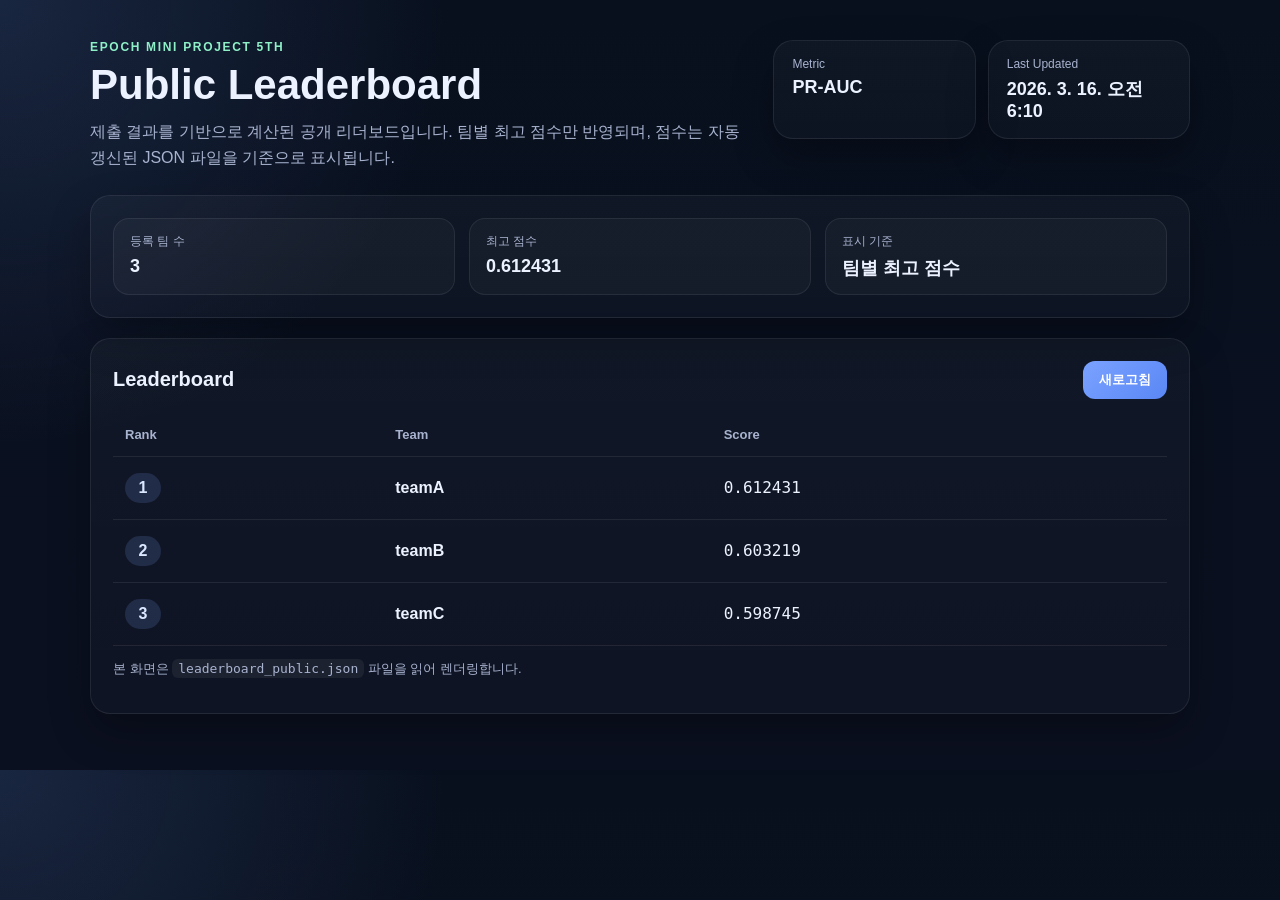
<file: EPOCH_DB/index.html>
<!DOCTYPE html>
<html lang="ko">
<head>
  <meta charset="UTF-8" />
  <meta name="viewport" content="width=device-width, initial-scale=1.0" />
  <title>EPOCH Mini Project 5th Leaderboard</title>
  <link rel="stylesheet" href="style.css" />
</head>
<body>
  <div class="page">
    <header class="hero">
      <div>
        <p class="eyebrow">EPOCH MINI PROJECT 5TH</p>
        <h1>Public Leaderboard</h1>
        <p class="subtitle">
          제출 결과를 기반으로 계산된 공개 리더보드입니다. 팀별 최고 점수만 반영되며, 점수는 자동 갱신된 JSON 파일을 기준으로 표시됩니다.
        </p>
      </div>
      <div class="hero-meta">
        <div class="meta-card">
          <span class="meta-label">Metric</span>
          <strong id="metricName">PR-AUC</strong>
        </div>
        <div class="meta-card">
          <span class="meta-label">Last Updated</span>
          <strong id="updatedAt">-</strong>
        </div>
      </div>
    </header>

    <main>
      <section class="card summary-card">
        <div class="summary-item">
          <span class="summary-label">등록 팀 수</span>
          <strong id="teamCount">0</strong>
        </div>
        <div class="summary-item">
          <span class="summary-label">최고 점수</span>
          <strong id="bestScore">-</strong>
        </div>
        <div class="summary-item">
          <span class="summary-label">표시 기준</span>
          <strong>팀별 최고 점수</strong>
        </div>
      </section>

      <section class="card">
        <div class="section-header">
          <h2>Leaderboard</h2>
          <button id="refreshButton" type="button">새로고침</button>
        </div>

        <div id="statusMessage" class="status-message">리더보드를 불러오는 중입니다...</div>

        <div class="table-wrap" id="tableWrap" hidden>
          <table>
            <thead>
              <tr>
                <th>Rank</th>
                <th>Team</th>
                <th>Score</th>
              </tr>
            </thead>
            <tbody id="leaderboardBody"></tbody>
          </table>
        </div>

        <p class="footer-note">
          본 화면은 <code>leaderboard_public.json</code> 파일을 읽어 렌더링합니다.
        </p>
      </section>
    </main>
  </div>

  <script src="script.js"></script>
</body>
</html>
</file>
<file: EPOCH_DB/style.css>
:root {
  --bg: #0b1020;
  --panel: #121a31;
  --panel-2: #18223f;
  --text: #ecf2ff;
  --muted: #a8b3cf;
  --line: rgba(255, 255, 255, 0.08);
  --accent: #7aa2ff;
  --accent-2: #8ef0c7;
  --shadow: 0 18px 40px rgba(0, 0, 0, 0.28);
}

* { box-sizing: border-box; }

body {
  margin: 0;
  font-family: Inter, Pretendard, -apple-system, BlinkMacSystemFont, "Segoe UI", sans-serif;
  background:
    radial-gradient(circle at top left, rgba(122, 162, 255, 0.15), transparent 30%),
    linear-gradient(180deg, #08101e 0%, #0b1020 100%);
  color: var(--text);
}

.page {
  width: min(1100px, calc(100% - 32px));
  margin: 40px auto 56px;
}

.hero {
  display: flex;
  justify-content: space-between;
  gap: 24px;
  align-items: flex-start;
  margin-bottom: 24px;
}

.eyebrow {
  margin: 0 0 8px;
  font-size: 12px;
  letter-spacing: 0.14em;
  color: var(--accent-2);
  font-weight: 700;
}

h1 {
  margin: 0;
  font-size: clamp(28px, 4vw, 42px);
  line-height: 1.08;
}

.subtitle {
  margin: 12px 0 0;
  max-width: 700px;
  color: var(--muted);
  line-height: 1.6;
}

.hero-meta {
  display: grid;
  grid-template-columns: repeat(2, minmax(160px, 1fr));
  gap: 12px;
  min-width: min(360px, 100%);
}

.meta-card,
.card {
  background: linear-gradient(180deg, rgba(255,255,255,0.03), rgba(255,255,255,0.02));
  border: 1px solid var(--line);
  border-radius: 20px;
  box-shadow: var(--shadow);
}

.meta-card {
  padding: 16px 18px;
}

.meta-label,
.summary-label {
  display: block;
  font-size: 12px;
  color: var(--muted);
  margin-bottom: 6px;
}

.meta-card strong,
.summary-item strong {
  font-size: 18px;
}

.card {
  padding: 22px;
}

.summary-card {
  display: grid;
  grid-template-columns: repeat(3, 1fr);
  gap: 14px;
  margin-bottom: 20px;
}

.summary-item {
  padding: 14px 16px;
  border-radius: 16px;
  background: rgba(255, 255, 255, 0.03);
  border: 1px solid var(--line);
}

.section-header {
  display: flex;
  align-items: center;
  justify-content: space-between;
  gap: 16px;
  margin-bottom: 14px;
}

.section-header h2 {
  margin: 0;
  font-size: 20px;
}

button {
  border: 0;
  background: linear-gradient(135deg, var(--accent), #5a87f5);
  color: white;
  font-weight: 700;
  padding: 10px 16px;
  border-radius: 12px;
  cursor: pointer;
}

button:hover { filter: brightness(1.05); }

.status-message {
  padding: 18px;
  border-radius: 14px;
  background: rgba(255, 255, 255, 0.04);
  color: var(--muted);
  border: 1px dashed rgba(255, 255, 255, 0.12);
}

.table-wrap { overflow-x: auto; }

table {
  width: 100%;
  border-collapse: collapse;
}

thead th {
  text-align: left;
  padding: 14px 12px;
  font-size: 13px;
  color: var(--muted);
  border-bottom: 1px solid var(--line);
}

tbody td {
  padding: 16px 12px;
  border-bottom: 1px solid var(--line);
}

tbody tr:hover {
  background: rgba(255, 255, 255, 0.03);
}

.rank-badge {
  display: inline-flex;
  align-items: center;
  justify-content: center;
  min-width: 36px;
  padding: 6px 10px;
  border-radius: 999px;
  background: rgba(122, 162, 255, 0.16);
  color: #dbe6ff;
  font-weight: 700;
}

.team-name { font-weight: 700; }

.score {
  font-variant-numeric: tabular-nums;
  font-family: ui-monospace, SFMono-Regular, Menlo, monospace;
}

.footer-note {
  margin-top: 14px;
  color: var(--muted);
  font-size: 13px;
}

code {
  background: rgba(255, 255, 255, 0.06);
  padding: 2px 6px;
  border-radius: 6px;
}

@media (max-width: 860px) {
  .hero { flex-direction: column; }
  .hero-meta {
    grid-template-columns: 1fr 1fr;
    min-width: 0;
    width: 100%;
  }
  .summary-card { grid-template-columns: 1fr; }
}
</file>
